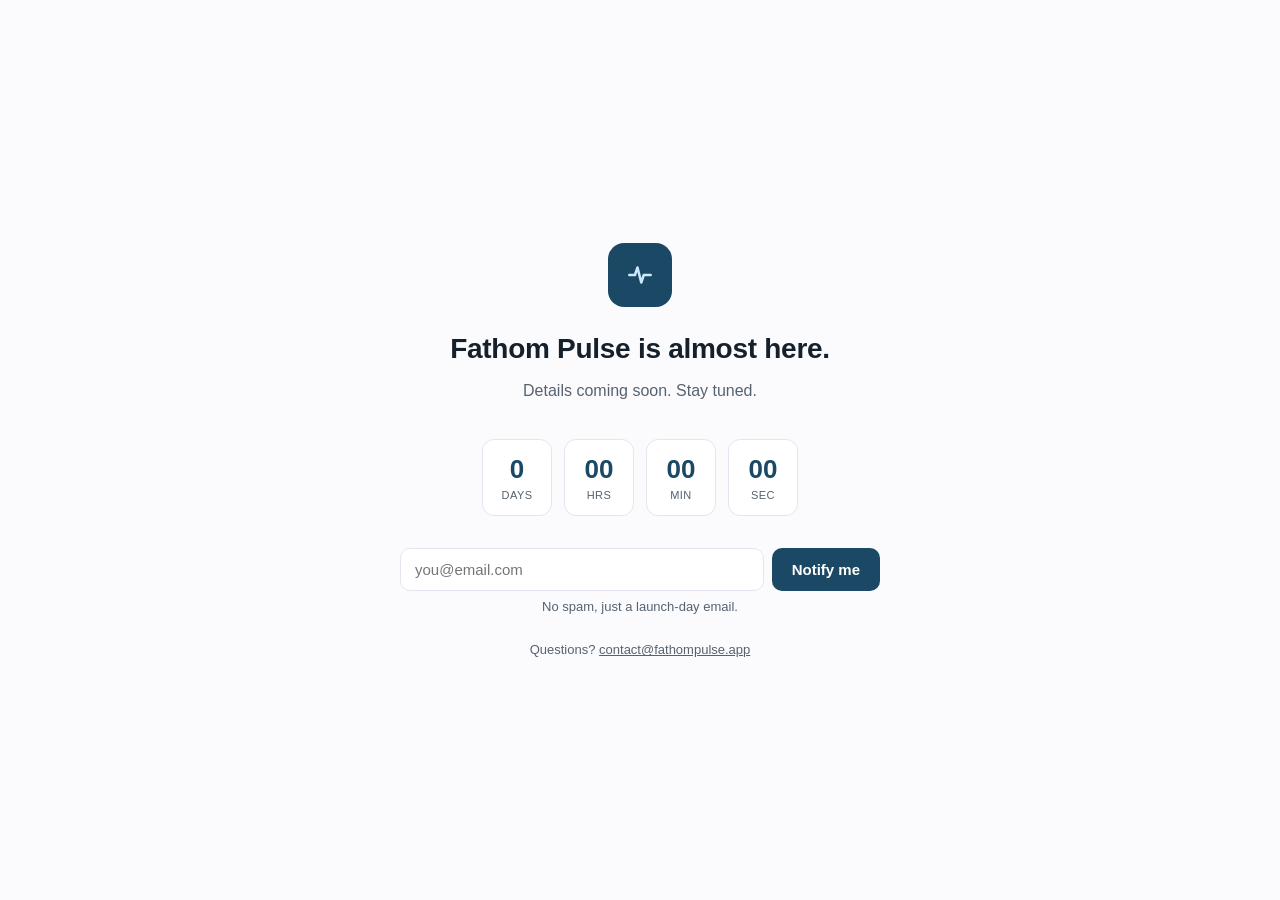
<file: index.html>
<!doctype html>
<html lang="en">
<head>
<meta charset="utf-8" />
<meta name="viewport" content="width=device-width, initial-scale=1" />
<title>Fathom Pulse - Coming soon</title>
<meta name="description" content="Fathom Pulse is launching soon. Join the waitlist to hear on launch day." />
<link rel="icon" href="data:image/svg+xml,<svg xmlns=%22http://www.w3.org/2000/svg%22 viewBox=%220 0 108 108%22><rect width=%22108%22 height=%22108%22 rx=%2222%22 fill=%22%231b4965%22/><path d=%22M20 54 L38 54 L46 30 L58 78 L66 54 L88 54%22 fill=%22none%22 stroke=%22%23cae9ff%22 stroke-width=%226%22 stroke-linecap=%22round%22 stroke-linejoin=%22round%22/></svg>" />
<style>
  :root {
    --brand: #1b4965;
    --accent: #5fa8d3;
    --accent-soft: #cae9ff;
    --bg: #fbfbfe;
    --surface: #ffffff;
    --border: #e2e6ee;
    --text: #16202a;
    --text-muted: #56626f;
  }
  @media (prefers-color-scheme: dark) {
    :root {
      --bg: #0e1520;
      --surface: #141d29;
      --border: #263140;
      --text: #eaf0f6;
      --text-muted: #9aa8b6;
      --accent: #7cbde0;
      --accent-soft: #234258;
    }
  }
  * { box-sizing: border-box; }
  body {
    margin: 0;
    min-height: 100vh;
    display: flex;
    align-items: center;
    justify-content: center;
    background: var(--bg);
    color: var(--text);
    font-family: -apple-system, BlinkMacSystemFont, "Segoe UI", Roboto, Helvetica, Arial, sans-serif;
    padding: 24px;
  }
  .card {
    max-width: 480px;
    width: 100%;
    text-align: center;
  }
  .mark {
    width: 64px;
    height: 64px;
    border-radius: 16px;
    background: var(--brand);
    display: inline-flex;
    align-items: center;
    justify-content: center;
    margin-bottom: 24px;
  }
  .mark svg { width: 34px; height: 34px; }
  h1 {
    font-size: 28px;
    line-height: 1.25;
    margin: 0 0 12px;
    letter-spacing: -0.01em;
  }
  p.lead {
    color: var(--text-muted);
    font-size: 16px;
    line-height: 1.6;
    margin: 0 0 36px;
  }
  .countdown {
    display: flex;
    gap: 12px;
    justify-content: center;
    margin-bottom: 32px;
  }
  .unit {
    background: var(--surface);
    border: 1px solid var(--border);
    border-radius: 12px;
    padding: 14px 4px;
    width: 70px;
  }
  .unit .num {
    font-size: 26px;
    font-weight: 700;
    font-variant-numeric: tabular-nums;
    color: var(--brand);
  }
  @media (prefers-color-scheme: dark) {
    .unit .num { color: var(--accent); }
  }
  .unit .label {
    font-size: 11px;
    text-transform: uppercase;
    letter-spacing: 0.04em;
    color: var(--text-muted);
    margin-top: 4px;
  }
  .footer {
    font-size: 13px;
    color: var(--text-muted);
  }
  .footer a { color: var(--text-muted); }
  .waitlist {
    display: flex;
    gap: 8px;
    margin-bottom: 20px;
  }
  .waitlist input[type="email"] {
    flex: 1;
    min-width: 0;
    padding: 12px 14px;
    border-radius: 10px;
    border: 1px solid var(--border);
    background: var(--surface);
    color: var(--text);
    font-size: 15px;
    font-family: inherit;
  }
  .waitlist input[type="email"]:focus {
    outline: 2px solid var(--accent);
    outline-offset: 1px;
  }
  .waitlist button {
    padding: 12px 20px;
    border-radius: 10px;
    border: none;
    background: var(--brand);
    color: #fff;
    font-size: 15px;
    font-weight: 600;
    font-family: inherit;
    cursor: pointer;
    white-space: nowrap;
  }
  .waitlist button:hover { opacity: 0.92; }
  .waitlist-note {
    font-size: 13px;
    color: var(--text-muted);
    margin: -12px 0 28px;
  }
</style>
</head>
<body>

<div class="card">
  <span class="mark">
    <svg viewBox="0 0 108 108" fill="none" xmlns="http://www.w3.org/2000/svg">
      <path d="M20 54 L38 54 L46 30 L58 78 L66 54 L88 54" stroke="#cae9ff" stroke-width="8" stroke-linecap="round" stroke-linejoin="round" />
    </svg>
  </span>
  <h1>Fathom Pulse is almost here.</h1>
  <p class="lead">Details coming soon. Stay tuned.</p>

  <div class="countdown" id="countdown">
    <div class="unit"><div class="num" id="cd-days">-</div><div class="label">Days</div></div>
    <div class="unit"><div class="num" id="cd-hours">-</div><div class="label">Hrs</div></div>
    <div class="unit"><div class="num" id="cd-mins">-</div><div class="label">Min</div></div>
    <div class="unit"><div class="num" id="cd-secs">-</div><div class="label">Sec</div></div>
  </div>

  <form class="waitlist" id="waitlistForm" action="https://formspree.io/f/mnpndppr" method="POST">
    <input type="email" name="email" placeholder="you@email.com" required aria-label="Email address" />
    <input type="hidden" name="_subject" value="New Fathom Pulse waitlist signup" />
    <button type="submit">Notify me</button>
  </form>
  <p class="waitlist-note" id="waitlistNote">No spam, just a launch-day email.</p>

  <div class="footer">
    Questions? <a href="mailto:contact@fathompulse.app">contact@fathompulse.app</a>
  </div>
</div>

<script>
  var LAUNCH = new Date("2026-10-29T12:00:00Z").getTime();

  function tick() {
    var now = Date.now();
    var diff = Math.max(0, LAUNCH - now);
    var days = Math.floor(diff / 86400000);
    var hours = Math.floor((diff % 86400000) / 3600000);
    var mins = Math.floor((diff % 3600000) / 60000);
    var secs = Math.floor((diff % 60000) / 1000);
    document.getElementById("cd-days").textContent = days;
    document.getElementById("cd-hours").textContent = String(hours).padStart(2, "0");
    document.getElementById("cd-mins").textContent = String(mins).padStart(2, "0");
    document.getElementById("cd-secs").textContent = String(secs).padStart(2, "0");
  }
  tick();
  setInterval(tick, 1000);

  // Free Formspree plans don't support the server-side _next redirect, so
  // submit via fetch and redirect client-side instead once it succeeds.
  var form = document.getElementById("waitlistForm");
  var note = document.getElementById("waitlistNote");
  form.addEventListener("submit", function (e) {
    e.preventDefault();
    var data = new FormData(form);
    var submitBtn = form.querySelector("button");
    submitBtn.disabled = true;
    fetch(form.action, {
      method: "POST",
      body: data,
      headers: { Accept: "application/json" },
    })
      .then(function (res) {
        if (res.ok) {
          window.location.href = "/thanks.html";
        } else {
          submitBtn.disabled = false;
          note.textContent = "Something went wrong, try again in a moment.";
        }
      })
      .catch(function () {
        submitBtn.disabled = false;
        note.textContent = "Something went wrong, try again in a moment.";
      });
  });
</script>

</body>
</html>
</file>
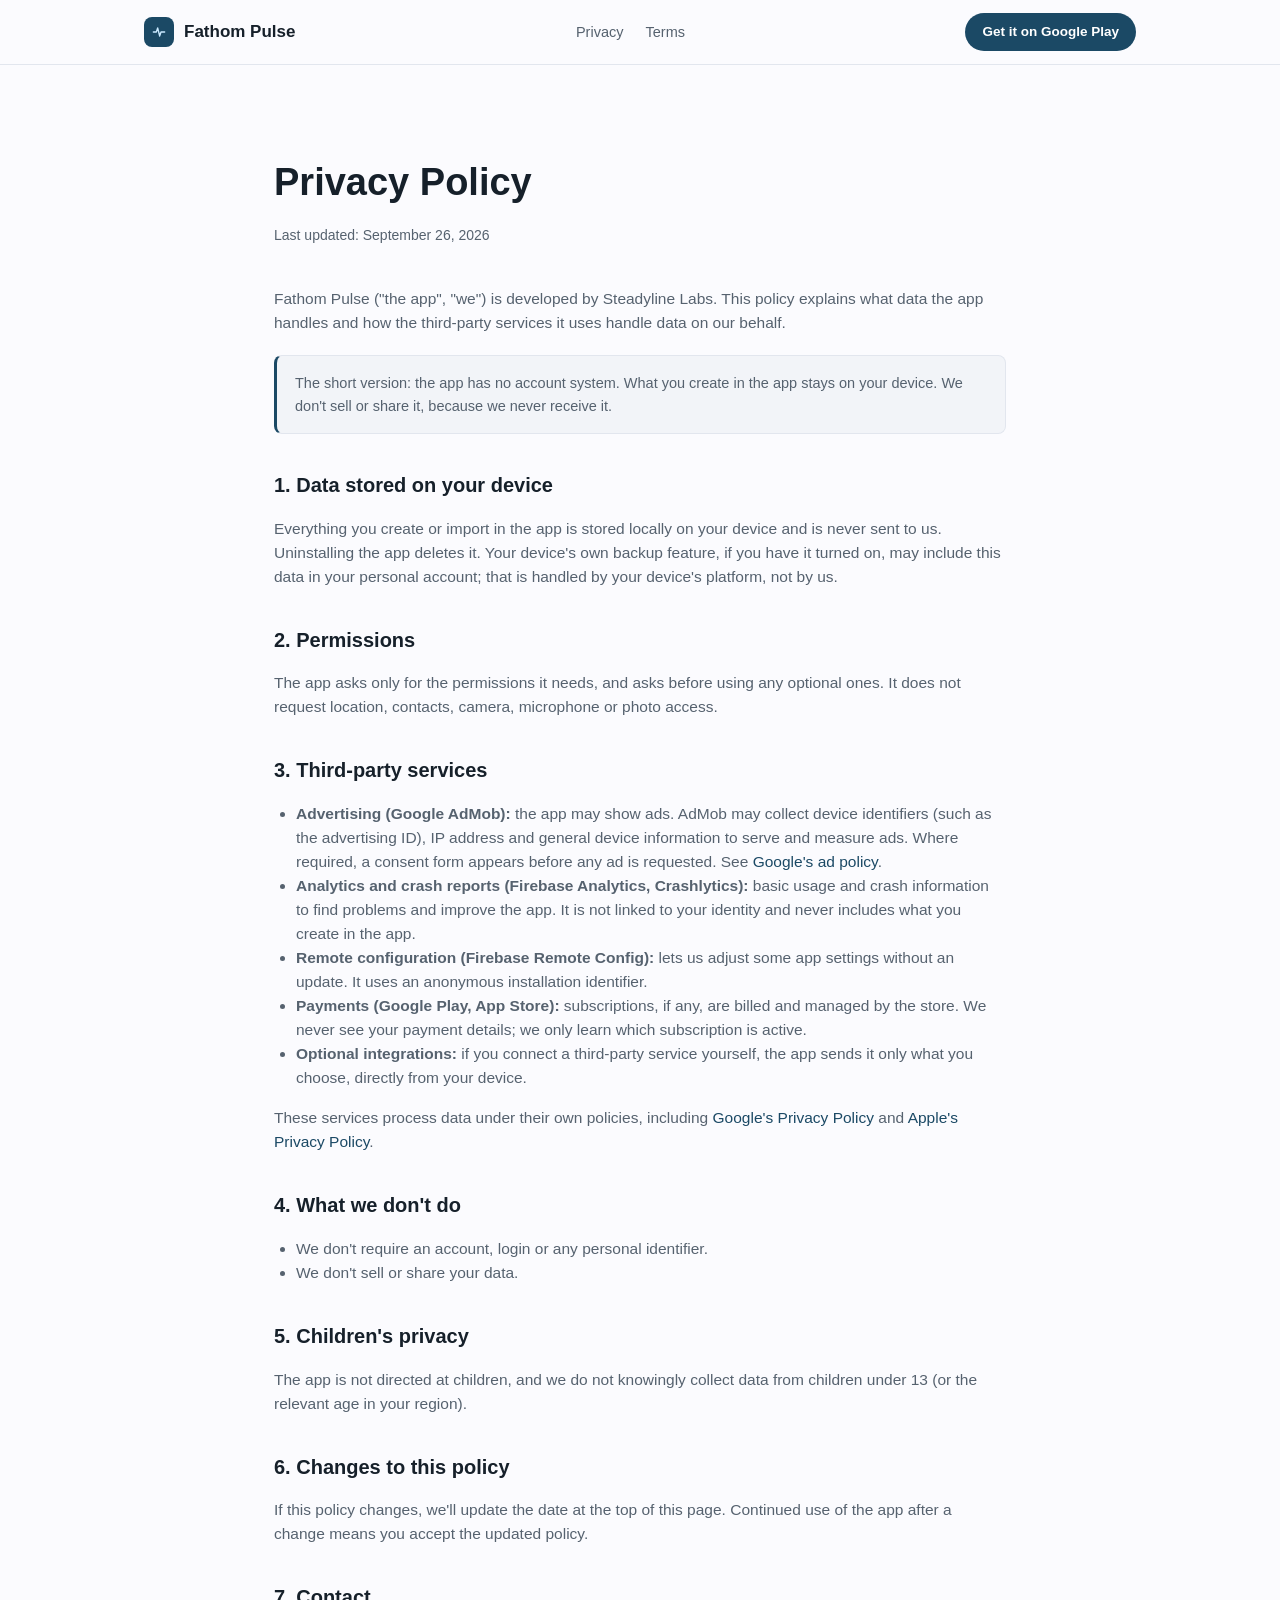
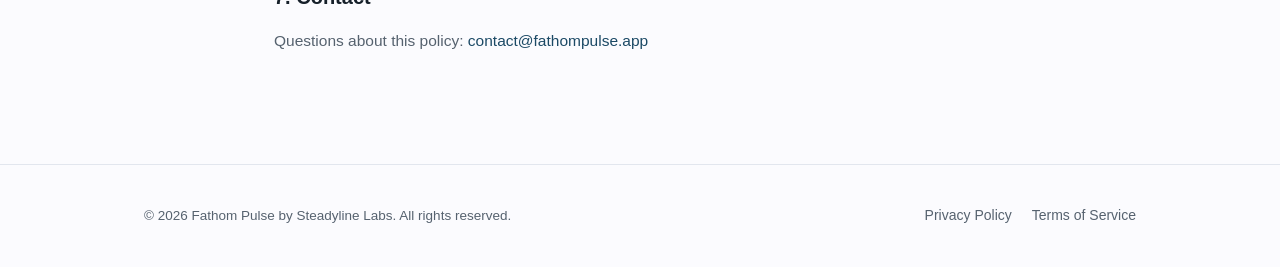
<file: privacy.html>
<!doctype html>
<html lang="en">
<head>
<meta charset="utf-8" />
<meta name="viewport" content="width=device-width, initial-scale=1" />
<title>Privacy Policy - Fathom Pulse</title>
<meta name="description" content="What data Fathom Pulse handles, what it doesn't, and the third-party services it uses." />
<link rel="canonical" href="https://fathompulse.app/privacy.html" />
<meta property="og:type" content="website" />
<meta property="og:site_name" content="Fathom Pulse" />
<meta property="og:url" content="https://fathompulse.app/privacy.html" />
<meta property="og:title" content="Privacy Policy - Fathom Pulse" />
<meta property="og:description" content="What data Fathom Pulse handles, what it doesn't, and the third-party services it uses." />
<meta name="twitter:card" content="summary_large_image" />
<meta name="twitter:title" content="Privacy Policy - Fathom Pulse" />
<meta name="twitter:description" content="What data Fathom Pulse handles, what it doesn't, and the third-party services it uses." />
<link rel="icon" href="data:image/svg+xml,<svg xmlns=%22http://www.w3.org/2000/svg%22 viewBox=%220 0 108 108%22><rect width=%22108%22 height=%22108%22 rx=%2222%22 fill=%22%231b4965%22/><path d=%22M20 54 L38 54 L46 30 L58 78 L66 54 L88 54%22 fill=%22none%22 stroke=%22%23cae9ff%22 stroke-width=%226%22 stroke-linecap=%22round%22 stroke-linejoin=%22round%22/></svg>" />
<link rel="stylesheet" href="styles.css" />
</head>
<body>

<header class="site-header">
  <div class="wrap">
    <a class="brand" href="index.html">
      <span class="mark">
        <svg viewBox="0 0 108 108" fill="none" xmlns="http://www.w3.org/2000/svg">
          <path d="M20 54 L38 54 L46 30 L58 78 L66 54 L88 54" stroke="#cae9ff" stroke-width="8" stroke-linecap="round" stroke-linejoin="round" />
        </svg>
      </span>
      Fathom Pulse
    </a>
    <nav class="primary">
      <a href="privacy.html">Privacy</a>
      <a href="terms.html">Terms</a>
    </nav>
    <a class="btn btn-primary btn-sm" href="https://play.google.com/store/apps/details?id=com.fathom.pulse">Get it on Google Play</a>
  </div>
</header>

<section>
  <div class="wrap legal" style="max-width: 780px;">
    <h1>Privacy Policy</h1>
    <p class="updated">Last updated: September 26, 2026</p>

    <p>
      Fathom Pulse ("the app", "we") is developed by Steadyline Labs. This policy explains what
      data the app handles and how the third-party services it uses handle data on our behalf.
    </p>

    <div class="callout">
      The short version: the app has no account system. What you create in the app stays on your
      device. We don't sell or share it, because we never receive it.
    </div>

    <h2>1. Data stored on your device</h2>
    <p>
      Everything you create or import in the app is stored locally on your
      device and is never sent to us. Uninstalling the app deletes it. Your device's own backup
      feature, if you have it turned on, may include this data in your personal account; that is
      handled by your device's platform, not by us.
    </p>

    <h2>2. Permissions</h2>
    <p>
      The app asks only for the permissions it needs, and asks before using any optional ones. It
      does not request location, contacts, camera, microphone or photo access.
    </p>

    <h2>3. Third-party services</h2>
    <ul>
      <li><strong>Advertising (Google AdMob):</strong> the app may show ads. AdMob may
        collect device identifiers (such as the advertising ID), IP address and general device
        information to serve and measure ads. Where required, a consent form appears before any
        ad is requested. See <a href="https://policies.google.com/technologies/ads" target="_blank" rel="noopener">Google's ad policy</a>.</li>
      <li><strong>Analytics and crash reports (Firebase Analytics, Crashlytics):</strong> basic usage
        and crash information to find problems and improve the app. It is not linked to your
        identity and never includes what you create in the app.</li>
      <li><strong>Remote configuration (Firebase Remote Config):</strong> lets us adjust some app
        settings without an update. It uses an anonymous installation identifier.</li>
      <li><strong>Payments (Google Play, App Store):</strong> subscriptions, if any, are billed and managed by
        the store. We never see your payment details; we only learn which subscription is active.</li>
      <li><strong>Optional integrations:</strong> if you connect a third-party service yourself, the app
        sends it only what you choose, directly from your device.</li>
    </ul>
    <p>
      These services process data under their own policies, including
      <a href="https://policies.google.com/privacy" target="_blank" rel="noopener">Google's Privacy Policy</a>
      and <a href="https://www.apple.com/legal/privacy/" target="_blank" rel="noopener">Apple's Privacy Policy</a>.
    </p>

    <h2>4. What we don't do</h2>
    <ul>
      <li>We don't require an account, login or any personal identifier.</li>
      <li>We don't sell or share your data.</li>
    </ul>

    <h2>5. Children's privacy</h2>
    <p>The app is not directed at children, and we do not knowingly collect data from children under 13 (or the relevant age in your region).</p>

    <h2>6. Changes to this policy</h2>
    <p>If this policy changes, we'll update the date at the top of this page. Continued use of the app after a change means you accept the updated policy.</p>

    <h2>7. Contact</h2>
    <p>Questions about this policy: <a href="mailto:contact@fathompulse.app">contact@fathompulse.app</a></p>
  </div>
</section>

<footer class="site-footer">
  <div class="wrap">
    <div class="copyright">© 2026 Fathom Pulse by <a href="https://steadylinelabs.com">Steadyline Labs</a>. All rights reserved.</div>
    <div class="links">
      <a href="privacy.html">Privacy Policy</a>
      <a href="terms.html">Terms of Service</a>
    </div>
  </div>
</footer>

</body>
</html>
</file>
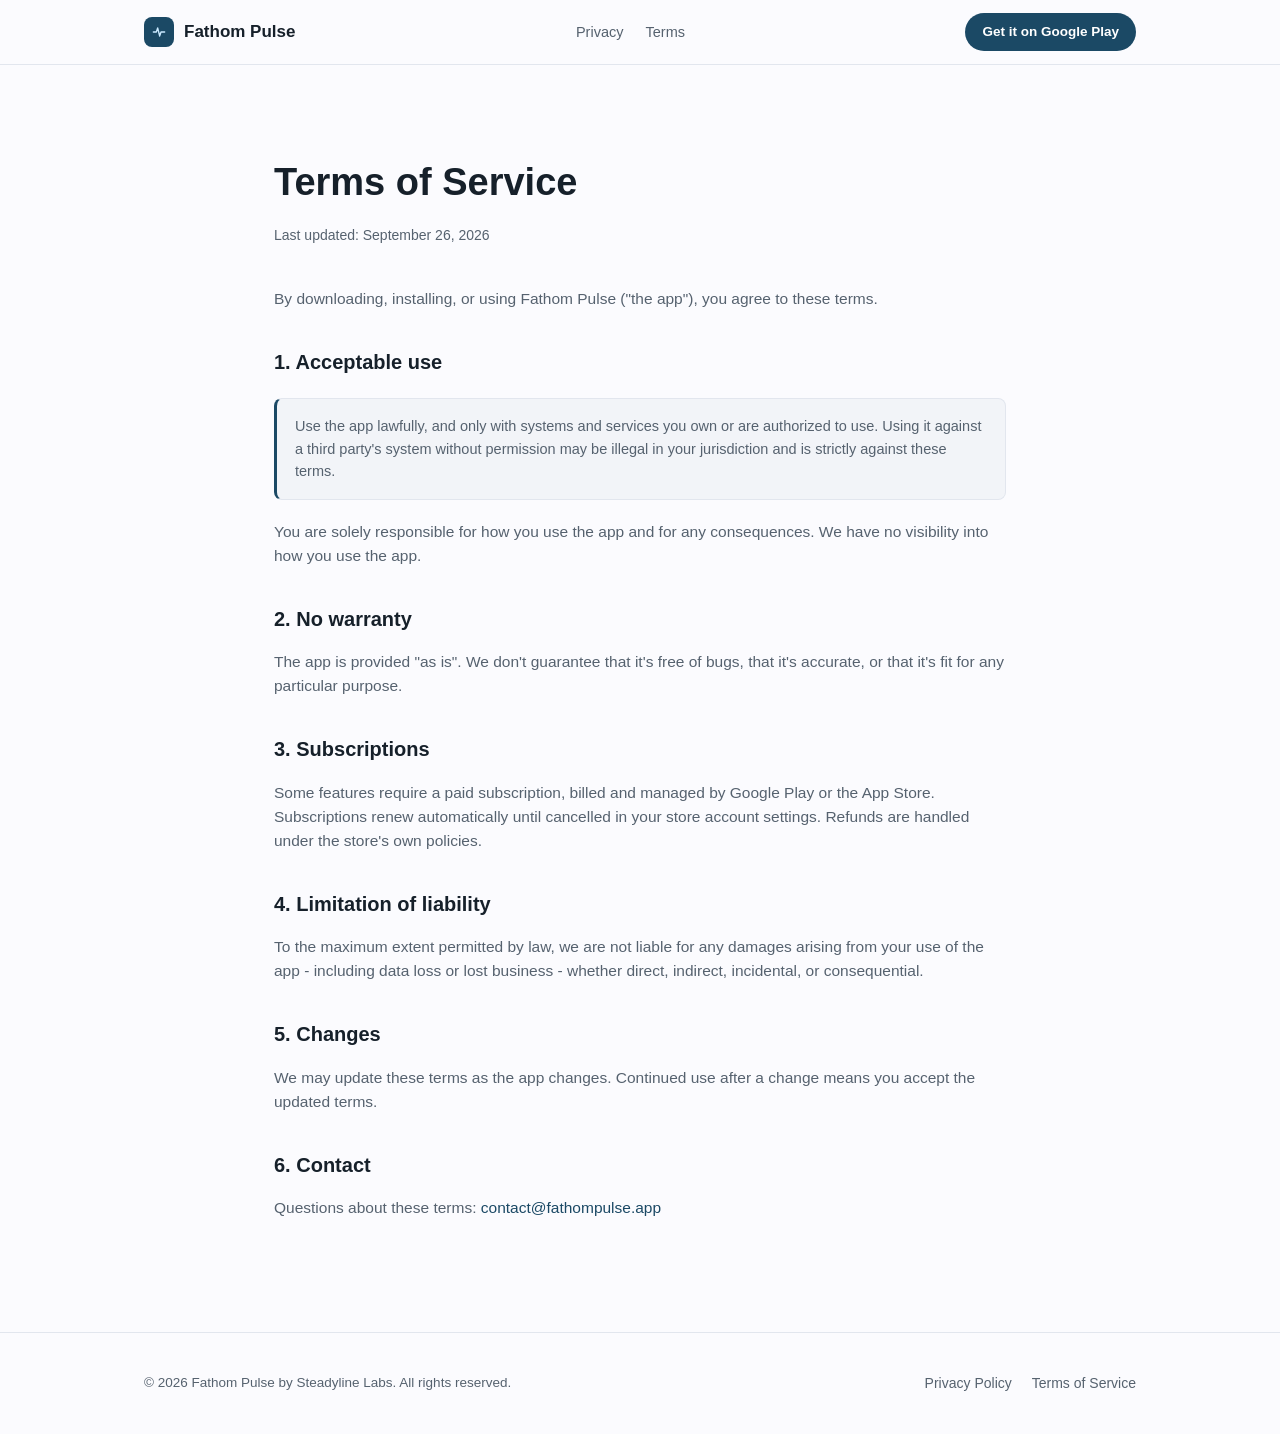
<file: terms.html>
<!doctype html>
<html lang="en">
<head>
<meta charset="utf-8" />
<meta name="viewport" content="width=device-width, initial-scale=1" />
<title>Terms of Service - Fathom Pulse</title>
<meta name="description" content="The terms for using Fathom Pulse." />
<link rel="canonical" href="https://fathompulse.app/terms.html" />
<meta property="og:type" content="website" />
<meta property="og:site_name" content="Fathom Pulse" />
<meta property="og:url" content="https://fathompulse.app/terms.html" />
<meta property="og:title" content="Terms of Service - Fathom Pulse" />
<meta property="og:description" content="The terms for using Fathom Pulse." />
<meta name="twitter:card" content="summary_large_image" />
<meta name="twitter:title" content="Terms of Service - Fathom Pulse" />
<meta name="twitter:description" content="The terms for using Fathom Pulse." />
<link rel="icon" href="data:image/svg+xml,<svg xmlns=%22http://www.w3.org/2000/svg%22 viewBox=%220 0 108 108%22><rect width=%22108%22 height=%22108%22 rx=%2222%22 fill=%22%231b4965%22/><path d=%22M20 54 L38 54 L46 30 L58 78 L66 54 L88 54%22 fill=%22none%22 stroke=%22%23cae9ff%22 stroke-width=%226%22 stroke-linecap=%22round%22 stroke-linejoin=%22round%22/></svg>" />
<link rel="stylesheet" href="styles.css" />
</head>
<body>

<header class="site-header">
  <div class="wrap">
    <a class="brand" href="index.html">
      <span class="mark">
        <svg viewBox="0 0 108 108" fill="none" xmlns="http://www.w3.org/2000/svg">
          <path d="M20 54 L38 54 L46 30 L58 78 L66 54 L88 54" stroke="#cae9ff" stroke-width="8" stroke-linecap="round" stroke-linejoin="round" />
        </svg>
      </span>
      Fathom Pulse
    </a>
    <nav class="primary">
      <a href="privacy.html">Privacy</a>
      <a href="terms.html">Terms</a>
    </nav>
    <a class="btn btn-primary btn-sm" href="https://play.google.com/store/apps/details?id=com.fathom.pulse">Get it on Google Play</a>
  </div>
</header>

<section>
  <div class="wrap legal" style="max-width: 780px;">
    <h1>Terms of Service</h1>
    <p class="updated">Last updated: September 26, 2026</p>

    <p>By downloading, installing, or using Fathom Pulse ("the app"), you agree to these terms.</p>

    <h2>1. Acceptable use</h2>
    <div class="callout">
      Use the app lawfully, and only with systems and services you own or are authorized to use.
      Using it against a third party's system without permission may be illegal in your
      jurisdiction and is strictly against these terms.
    </div>
    <p>
      You are solely responsible for how you use the app and for any consequences. We have no
      visibility into how you use the app.
    </p>

    <h2>2. No warranty</h2>
    <p>
      The app is provided "as is". We don't guarantee that it's free of bugs, that it's
      accurate, or that it's fit for any particular purpose.
    </p>

    <h2>3. Subscriptions</h2>
    <p>
      Some features require a paid subscription, billed and managed by Google Play or the App
      Store. Subscriptions renew automatically until cancelled in your store account settings.
      Refunds are handled under the store's own policies.
    </p>

    <h2>4. Limitation of liability</h2>
    <p>
      To the maximum extent permitted by law, we are not liable for any damages arising from
      your use of the app - including data loss or lost
      business - whether direct, indirect, incidental, or consequential.
    </p>

    <h2>5. Changes</h2>
    <p>We may update these terms as the app changes. Continued use after a change means you accept the updated terms.</p>

    <h2>6. Contact</h2>
    <p>Questions about these terms: <a href="mailto:contact@fathompulse.app">contact@fathompulse.app</a></p>
  </div>
</section>

<footer class="site-footer">
  <div class="wrap">
    <div class="copyright">© 2026 Fathom Pulse by <a href="https://steadylinelabs.com">Steadyline Labs</a>. All rights reserved.</div>
    <div class="links">
      <a href="privacy.html">Privacy Policy</a>
      <a href="terms.html">Terms of Service</a>
    </div>
  </div>
</footer>

</body>
</html>
</file>
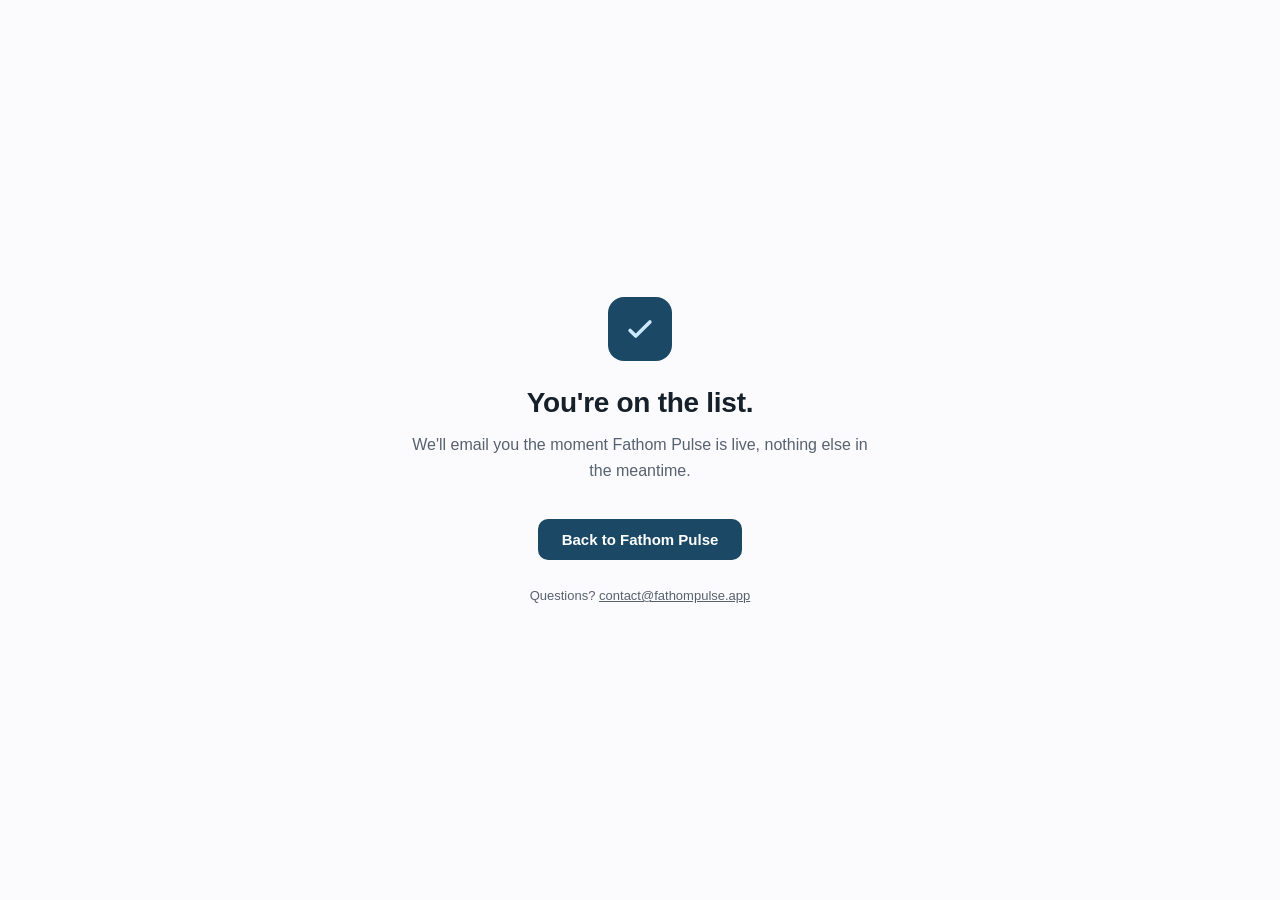
<file: thanks.html>
<!doctype html>
<html lang="en">
<head>
<meta charset="utf-8" />
<meta name="viewport" content="width=device-width, initial-scale=1" />
<title>You're on the list - Fathom Pulse</title>
<meta name="robots" content="noindex" />
<link rel="icon" href="data:image/svg+xml,<svg xmlns=%22http://www.w3.org/2000/svg%22 viewBox=%220 0 108 108%22><rect width=%22108%22 height=%22108%22 rx=%2222%22 fill=%22%231b4965%22/><path d=%22M20 54 L38 54 L46 30 L58 78 L66 54 L88 54%22 fill=%22none%22 stroke=%22%23cae9ff%22 stroke-width=%226%22 stroke-linecap=%22round%22 stroke-linejoin=%22round%22/></svg>" />
<style>
  :root {
    --brand: #1b4965;
    --accent: #5fa8d3;
    --accent-soft: #cae9ff;
    --bg: #fbfbfe;
    --surface: #ffffff;
    --border: #e2e6ee;
    --text: #16202a;
    --text-muted: #56626f;
  }
  @media (prefers-color-scheme: dark) {
    :root {
      --bg: #0e1520;
      --surface: #141d29;
      --border: #263140;
      --text: #eaf0f6;
      --text-muted: #9aa8b6;
      --accent: #7cbde0;
      --accent-soft: #234258;
    }
  }
  * { box-sizing: border-box; }
  body {
    margin: 0;
    min-height: 100vh;
    display: flex;
    align-items: center;
    justify-content: center;
    background: var(--bg);
    color: var(--text);
    font-family: -apple-system, BlinkMacSystemFont, "Segoe UI", Roboto, Helvetica, Arial, sans-serif;
    padding: 24px;
  }
  .card {
    max-width: 480px;
    width: 100%;
    text-align: center;
  }
  .mark {
    width: 64px;
    height: 64px;
    border-radius: 16px;
    background: var(--brand);
    display: inline-flex;
    align-items: center;
    justify-content: center;
    margin-bottom: 24px;
  }
  .mark svg { width: 34px; height: 34px; }
  h1 {
    font-size: 28px;
    line-height: 1.25;
    margin: 0 0 12px;
    letter-spacing: -0.01em;
  }
  p.lead {
    color: var(--text-muted);
    font-size: 16px;
    line-height: 1.6;
    margin: 0 0 36px;
  }
  .back-link {
    display: inline-block;
    padding: 12px 24px;
    border-radius: 10px;
    background: var(--brand);
    color: #fff;
    font-size: 15px;
    font-weight: 600;
    text-decoration: none;
    margin-bottom: 28px;
  }
  .back-link:hover { opacity: 0.92; }
  .footer {
    font-size: 13px;
    color: var(--text-muted);
  }
  .footer a { color: var(--text-muted); }
</style>
</head>
<body>

<div class="card">
  <span class="mark">
    <svg viewBox="0 0 24 24" fill="none" xmlns="http://www.w3.org/2000/svg">
      <path d="M5 13l4 4L19 7" stroke="#cae9ff" stroke-width="2.5" stroke-linecap="round" stroke-linejoin="round" />
    </svg>
  </span>
  <h1>You're on the list.</h1>
  <p class="lead">We'll email you the moment Fathom Pulse is live, nothing else in the meantime.</p>

  <a class="back-link" href="/">Back to Fathom Pulse</a>

  <div class="footer">
    Questions? <a href="mailto:contact@fathompulse.app">contact@fathompulse.app</a>
  </div>
</div>

</body>
</html>
</file>
<file: styles.css>
/* Fathom Pulse marketing site - shared styles */

:root {
  color-scheme: light dark;

  --brand: #1b4965;
  --brand-strong: #123449;
  --accent: #5fa8d3;
  --accent-soft: #cae9ff;

  --bg: #fbfbfe;
  --surface: #ffffff;
  --surface-2: #f2f4f8;
  --border: #e2e6ee;
  --text: #16202a;
  --text-muted: #56626f;

  --good: #0ca30c;
  --warn: #d98c00;
  --bad: #d03b3b;

  --radius: 14px;
  --radius-sm: 8px;
  --shadow: 0 1px 2px rgba(16, 24, 32, 0.04), 0 8px 24px rgba(16, 24, 32, 0.06);
  --max-width: 1040px;
}

@media (prefers-color-scheme: dark) {
  :root {
    --bg: #0e1520;
    --surface: #141d29;
    --surface-2: #1a2532;
    --border: #263140;
    --text: #eaf0f6;
    --text-muted: #9aa8b6;
    --accent: #7cbde0;
    --accent-soft: #234258;
    --shadow: 0 1px 2px rgba(0, 0, 0, 0.2), 0 8px 24px rgba(0, 0, 0, 0.3);
  }
}

* {
  box-sizing: border-box;
}

html {
  scroll-behavior: smooth;
}

body {
  margin: 0;
  background: var(--bg);
  color: var(--text);
  font-family: -apple-system, BlinkMacSystemFont, "Segoe UI", Roboto, Helvetica, Arial, sans-serif;
  line-height: 1.55;
  -webkit-font-smoothing: antialiased;
}

img {
  max-width: 100%;
}

a {
  color: var(--brand);
  text-decoration: none;
}

@media (prefers-color-scheme: dark) {
  a {
    color: var(--accent);
  }
}

a:hover {
  text-decoration: underline;
}

.wrap {
  max-width: var(--max-width);
  margin: 0 auto;
  padding: 0 24px;
}

/* ---- Header ---- */

.site-header {
  border-bottom: 1px solid var(--border);
  position: sticky;
  top: 0;
  background: color-mix(in srgb, var(--bg) 88%, transparent);
  backdrop-filter: blur(8px);
  z-index: 10;
}

.site-header .wrap {
  display: flex;
  align-items: center;
  justify-content: space-between;
  height: 64px;
  gap: 16px;
}

.brand {
  display: flex;
  align-items: center;
  gap: 10px;
  font-weight: 700;
  font-size: 17px;
  color: var(--text);
}

.brand:hover {
  text-decoration: none;
}

.brand .mark {
  width: 30px;
  height: 30px;
  border-radius: 8px;
  background: var(--brand);
  display: flex;
  align-items: center;
  justify-content: center;
  flex: none;
}

.brand .mark svg {
  width: 18px;
  height: 18px;
}

nav.primary {
  display: flex;
  align-items: center;
  gap: 22px;
  font-size: 14.5px;
  font-weight: 500;
}

nav.primary a {
  color: var(--text-muted);
}

nav.primary a:hover {
  color: var(--text);
  text-decoration: none;
}

nav.primary a.current {
  color: var(--brand);
}

@media (prefers-color-scheme: dark) {
  nav.primary a.current {
    color: var(--accent);
  }
}

.nav-toggle {
  display: none;
}

@media (max-width: 720px) {
  nav.primary {
    display: none;
  }
}

/* ---- Buttons ---- */

.btn {
  display: inline-flex;
  align-items: center;
  gap: 8px;
  padding: 11px 20px;
  border-radius: 999px;
  font-weight: 600;
  font-size: 14.5px;
  border: 1px solid transparent;
  cursor: pointer;
}

.btn:hover {
  text-decoration: none;
}

.btn-primary {
  background: var(--brand);
  color: #fff;
}

.btn-primary:hover {
  background: var(--brand-strong);
}

.btn-ghost {
  background: transparent;
  border-color: var(--border);
  color: var(--text);
}

.btn-ghost:hover {
  background: var(--surface-2);
}

.btn-sm {
  padding: 8px 16px;
  font-size: 13.5px;
}

/* ---- Hero ---- */

.hero {
  padding: 88px 0 64px;
  text-align: center;
}

.hero .eyebrow {
  display: inline-block;
  font-size: 13px;
  font-weight: 700;
  letter-spacing: 0.04em;
  text-transform: uppercase;
  color: var(--brand);
  background: var(--accent-soft);
  padding: 6px 14px;
  border-radius: 999px;
  margin-bottom: 20px;
}

@media (prefers-color-scheme: dark) {
  .hero .eyebrow {
    color: var(--accent);
  }
}

.hero h1 {
  font-size: clamp(32px, 5vw, 52px);
  line-height: 1.1;
  margin: 0 0 18px;
  letter-spacing: -0.02em;
}

.hero p.lead {
  font-size: 19px;
  color: var(--text-muted);
  max-width: 620px;
  margin: 0 auto 32px;
}

.hero .actions {
  display: flex;
  justify-content: center;
  gap: 12px;
  flex-wrap: wrap;
}

/* ---- Sections ---- */

section {
  padding: 56px 0;
}

section.alt {
  background: var(--surface-2);
  border-top: 1px solid var(--border);
  border-bottom: 1px solid var(--border);
}

h2.section-title {
  font-size: clamp(24px, 3.4vw, 32px);
  letter-spacing: -0.01em;
  margin: 0 0 12px;
  text-align: center;
}

p.section-sub {
  text-align: center;
  color: var(--text-muted);
  max-width: 560px;
  margin: 0 auto 40px;
  font-size: 16px;
}

/* ---- Feature grid ---- */

.grid {
  display: grid;
  grid-template-columns: repeat(3, 1fr);
  gap: 20px;
}

@media (max-width: 780px) {
  .grid {
    grid-template-columns: 1fr;
  }
}

.card {
  background: var(--surface);
  border: 1px solid var(--border);
  border-radius: var(--radius);
  padding: 24px;
  box-shadow: var(--shadow);
}

.card .icon {
  width: 40px;
  height: 40px;
  border-radius: 10px;
  background: var(--accent-soft);
  color: var(--brand);
  display: flex;
  align-items: center;
  justify-content: center;
  margin-bottom: 14px;
}

@media (prefers-color-scheme: dark) {
  .card .icon {
    color: var(--accent);
  }
}

.card h3 {
  font-size: 17px;
  margin: 0 0 8px;
}

.card p {
  color: var(--text-muted);
  font-size: 14.5px;
  margin: 0;
}

/* ---- Screenshot showcase ---- */

.showcase {
  display: grid;
  grid-template-columns: repeat(2, 1fr);
  gap: 28px;
  max-width: 880px;
  margin: 0 auto 48px;
}

@media (max-width: 720px) {
  .showcase {
    grid-template-columns: 1fr;
  }
}

.shot {
  margin: 0;
}

.shot img {
  display: block;
  width: 100%;
  border: 1px solid var(--border);
  border-radius: var(--radius);
  box-shadow: var(--shadow);
}

.shot figcaption {
  margin-top: 14px;
  text-align: center;
  color: var(--text-muted);
  font-size: 14px;
  line-height: 1.5;
}

.showcase-features.grid {
  grid-template-columns: repeat(2, 1fr);
  max-width: 880px;
  margin: 0 auto;
}

@media (max-width: 720px) {
  .showcase-features.grid {
    grid-template-columns: 1fr;
  }
}

/* ---- Pricing ---- */

.pricing-grid {
  display: grid;
  grid-template-columns: repeat(3, 1fr);
  gap: 20px;
  align-items: stretch;
}

@media (max-width: 960px) {
  .pricing-grid {
    grid-template-columns: 1fr;
  }
}

.plan {
  background: var(--surface);
  border: 1px solid var(--border);
  border-radius: var(--radius);
  padding: 32px 28px;
  box-shadow: var(--shadow);
  display: flex;
  flex-direction: column;
}

.plan.pro {
  border-color: var(--brand);
  position: relative;
}

.plan .plan-name {
  font-size: 13px;
  font-weight: 700;
  text-transform: uppercase;
  letter-spacing: 0.04em;
  color: var(--text-muted);
  margin-bottom: 10px;
}

.plan.pro .plan-name {
  color: var(--brand);
}

@media (prefers-color-scheme: dark) {
  .plan.pro .plan-name {
    color: var(--accent);
  }
}

.plan .price {
  font-size: 34px;
  font-weight: 700;
  margin-bottom: 4px;
}

.plan .price span {
  font-size: 15px;
  font-weight: 500;
  color: var(--text-muted);
}

.plan .plan-sub {
  color: var(--text-muted);
  font-size: 14px;
  margin-bottom: 22px;
}

.plan ul {
  list-style: none;
  padding: 0;
  margin: 0 0 24px;
  flex: 1;
}

.plan ul li {
  display: flex;
  gap: 10px;
  align-items: flex-start;
  padding: 7px 0;
  font-size: 14.5px;
}

.plan ul li .tick {
  flex: none;
  width: 18px;
  height: 18px;
  margin-top: 1px;
  color: var(--good);
}

.plan ul li.locked {
  color: var(--text-muted);
}

.plan ul li.locked .tick {
  color: var(--text-muted);
}

/* ---- FAQ / accordion ---- */

.faq-item {
  border-bottom: 1px solid var(--border);
}

.faq-item summary {
  cursor: pointer;
  list-style: none;
  padding: 20px 0;
  font-weight: 600;
  font-size: 16px;
  display: flex;
  align-items: center;
  justify-content: space-between;
  gap: 16px;
}

.faq-item summary::-webkit-details-marker {
  display: none;
}

.faq-item summary .plus {
  flex: none;
  width: 22px;
  height: 22px;
  border-radius: 50%;
  border: 1px solid var(--border);
  display: flex;
  align-items: center;
  justify-content: center;
  color: var(--text-muted);
  font-size: 16px;
  transition: transform 0.15s ease;
}

.faq-item[open] summary .plus {
  transform: rotate(45deg);
}

.faq-item .faq-body {
  padding: 0 0 22px;
  color: var(--text-muted);
  font-size: 15px;
  max-width: 720px;
}

.faq-body p {
  margin: 0 0 10px;
}

.faq-body p:last-child {
  margin-bottom: 0;
}

.faq-group-title {
  font-size: 13px;
  font-weight: 700;
  text-transform: uppercase;
  letter-spacing: 0.04em;
  color: var(--brand);
  margin: 40px 0 6px;
}

@media (prefers-color-scheme: dark) {
  .faq-group-title {
    color: var(--accent);
  }
}

.faq-group-title:first-child {
  margin-top: 0;
}

/* ---- How-to steps ---- */

.steps {
  counter-reset: step;
  max-width: 720px;
  margin: 0 auto;
}

.step {
  display: flex;
  gap: 20px;
  padding: 26px 0;
  border-bottom: 1px solid var(--border);
}

.step:last-child {
  border-bottom: none;
}

.step .num {
  counter-increment: step;
  flex: none;
  width: 34px;
  height: 34px;
  border-radius: 50%;
  background: var(--brand);
  color: #fff;
  font-weight: 700;
  font-size: 15px;
  display: flex;
  align-items: center;
  justify-content: center;
}

.step .num::before {
  content: counter(step);
}

.step h3 {
  margin: 0 0 6px;
  font-size: 17px;
}

.step p {
  margin: 0;
  color: var(--text-muted);
  font-size: 15px;
}

.step code {
  background: var(--surface-2);
  border: 1px solid var(--border);
  border-radius: 5px;
  padding: 1px 6px;
  font-size: 0.92em;
}

/* ---- Legal pages ---- */

.legal h1 {
  font-size: clamp(28px, 4vw, 38px);
  margin-bottom: 6px;
}

.legal .updated {
  color: var(--text-muted);
  font-size: 14px;
  margin-bottom: 40px;
}

.legal h2 {
  font-size: 20px;
  margin: 36px 0 12px;
}

.legal h3 {
  font-size: 16px;
  margin: 22px 0 8px;
}

.legal p,
.legal li {
  color: var(--text-muted);
  font-size: 15.5px;
}

.legal ul,
.legal ol {
  padding-left: 22px;
}

.legal table {
  width: 100%;
  border-collapse: collapse;
  margin: 16px 0;
  font-size: 14.5px;
}

.legal th,
.legal td {
  text-align: left;
  padding: 10px 12px;
  border: 1px solid var(--border);
  color: var(--text-muted);
}

.legal th {
  background: var(--surface-2);
  color: var(--text);
}

.callout {
  background: var(--surface-2);
  border: 1px solid var(--border);
  border-left: 3px solid var(--brand);
  border-radius: var(--radius-sm);
  padding: 16px 18px;
  margin: 20px 0;
  font-size: 14.5px;
  color: var(--text-muted);
}

/* ---- Footer ---- */

.site-footer {
  border-top: 1px solid var(--border);
  padding: 40px 0;
  margin-top: 40px;
}

.site-footer .wrap {
  display: flex;
  justify-content: space-between;
  align-items: center;
  flex-wrap: wrap;
  gap: 16px;
}

.site-footer .links {
  display: flex;
  gap: 20px;
  flex-wrap: wrap;
  font-size: 14px;
}

.site-footer .links a {
  color: var(--text-muted);
}

.site-footer .copyright {
  color: var(--text-muted);
  font-size: 13.5px;
}

.site-footer .copyright a {
  color: inherit;
}

.disclaimer-banner {
  background: var(--accent-soft);
  color: var(--brand);
  text-align: center;
  font-size: 13.5px;
  padding: 8px 16px;
}

@media (prefers-color-scheme: dark) {
  .disclaimer-banner {
    color: var(--accent);
  }
}
</file>
